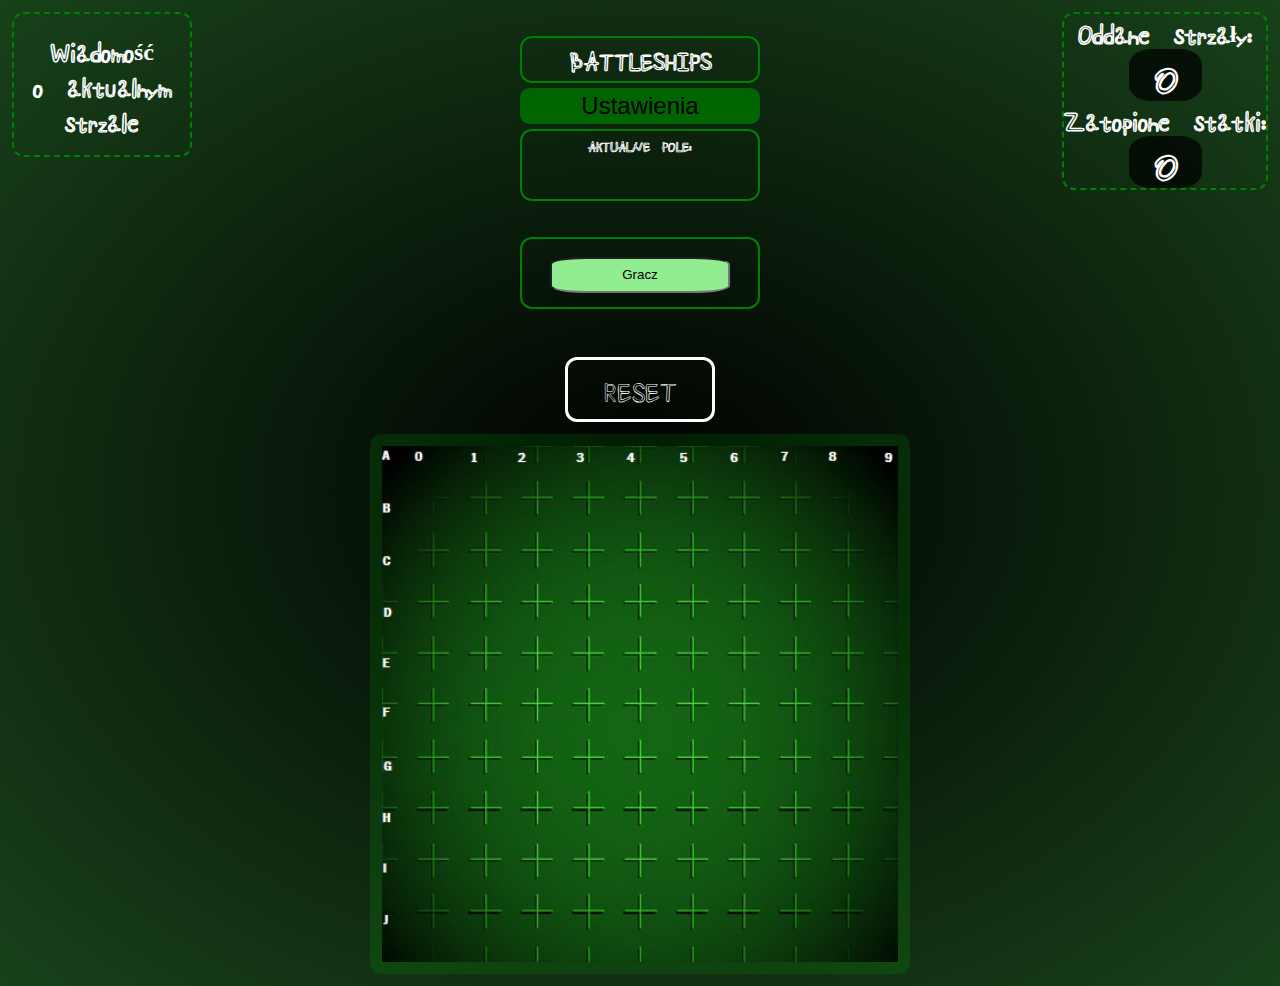
<file: index.html>
<!DOCTYPE html>
<html lang="en">
<head>
    <meta charset="UTF-8">
    <meta http-equiv="X-UA-Compatible" content="IE=edge">
    <meta name="viewport" content="width=device-width, initial-scale=1.0">
    <title>Battleships</title>
    <link rel="icon" type="image/png" href="./icon.png" />
    <link rel="preconnect" href="https://fonts.gstatic.com" crossorigin>
    <link href="https://fonts.googleapis.com/css2?family=Shizuru&display=swap" rel="stylesheet"> 

    <script src="script.js"></script>
    <link rel="stylesheet" href="style.css">
</head>
<body>
  <div id="ball"></div>
  <div class="info">
    <div id="message">Wiadomość <br> o aktualnym strzale</div>

    <h1 id="title">BATTLESHIPS </h1>
    <button class="settings-button">Ustawienia</button>
    <h4>Aktualne Pole: <br>
      <span id="currentCell"></span>
    </h4>
    <h4>
      <input type="text" name="playerName" id="player-name" placeholder="Nazwa gracza"  value="Gracz">
    </h4>
    <div id="score">
      Oddane strzały:<br> <span class="score__currentShots">0</span><br>
      Zatopione statki:<br> <span class="score__shipsSunk">0</span>
    </div>
  </div>
<a class="rstBtn" href="#">Reset</a>
  <div id="board">
    <table>
    <tr>
      <td id="00"></td>
      <td id="01"></td>
      <td id="02"></td>
      <td id="03"></td>
      <td id="04"></td>
      <td id="05"></td>
      <td id="06"></td>
      <td id="07"></td>
      <td id="08"></td>
      <td id="09"></td>
    </tr>
    <tr>
      <td id="10"></td>
      <td id="11"></td>
      <td id="12"></td>
      <td id="13"></td>
      <td id="14"></td>
      <td id="15"></td>
      <td id="16"></td>
      <td id="17"></td>
      <td id="18"></td>
      <td id="19"></td>
    </tr>
    <tr>
      <td id="20"></td>
      <td id="21"></td>
      <td id="22"></td>
      <td id="23"></td>
      <td id="24"></td>
      <td id="25"></td>
      <td id="26"></td>
      <td id="27"></td>
      <td id="28"></td>
      <td id="29"></td>
    </tr>
    <tr>
      <td id="30"></td>
      <td id="31"></td>
      <td id="32"></td>
      <td id="33"></td>
      <td id="34"></td>
      <td id="35"></td>
      <td id="36"></td>
      <td id="37"></td>
      <td id="38"></td>
      <td id="39"></td>
    </t3>
    <tr>
      <td id="40"></td>
      <td id="41"></td>
      <td id="42"></td>
      <td id="43"></td>
      <td id="44"></td>
      <td id="45"></td>
      <td id="46"></td>
      <td id="47"></td>
      <td id="48"></td>
      <td id="49"></td>
    </tr>
    <tr>
      <td id="50"></td>
      <td id="51"></td>
      <td id="52"></td>
      <td id="53"></td>
      <td id="54"></td>
      <td id="55"></td>
      <td id="56"></td>
      <td id="57"></td>
      <td id="58"></td>
      <td id="59"></td>
    </tr>
    <tr>
      <td id="60"></td>
      <td id="61"></td>
      <td id="62"></td>
      <td id="63"></td>
      <td id="64"></td>
      <td id="65"></td>
      <td id="66"></td>
      <td id="67"></td>
      <td id="68"></td>
      <td id="69"></td>
    </tr>
    <tr>
      <td id="70"></td>
      <td id="71"></td>
      <td id="72"></td>
      <td id="73"></td>
      <td id="74"></td>
      <td id="75"></td>
      <td id="76"></td>
      <td id="77"></td>
      <td id="78"></td>
      <td id="79"></td>
    </tr>
    <tr>
      <td id="80"></td>
      <td id="81"></td>
      <td id="82"></td>
      <td id="83"></td>
      <td id="84"></td>
      <td id="85"></td>
      <td id="86"></td>
      <td id="87"></td>
      <td id="88"></td>
      <td id="89"></td>
    </tr>
    <tr>
      <td id="90"></td>
      <td id="91"></td>
      <td id="92"></td>
      <td id="93"></td>
      <td id="94"></td>
      <td id="95"></td>
      <td id="96"></td>
      <td id="97"></td>
      <td id="98"></td>
      <td id="99"></td>
    </tr>
  </table>
</div>


  <form id="celownik" hidden>
      <label for="guessInput">Cel  i pal! Wybierz pole do strzału</label>
      <input id="guessInput" type="text" maxlength="2">
      <button type="button" id="fireButton">OGNIA!!!</button>
  </form>

   <div class="settings">

   <label for="shipsNumber">Liczba statków</label>    
       <select  name="shipsNumber" id="ships-number"  placeholder="Liczba statków">
    <option value="1">1</option>
    <option value="2">2</option>
    <option value="3">3</option>
    <option value="4">4</option>
    <option value="5">5</option>
    <option value="6">6</option>
   </select>
   <label for="shipsLength">Długość statków</label>    
    <select  name="shipsLength" id="ships-length" placeholder="Długość statków">
    <option value="3">3</option>
    <option value="4">4</option>
    <option value="5">5</option>
   </select>
   <label for="boardSize">Wielkość mapy </label>    
   <select  name="boardSize" id="board-size" placeholder="Wielkość mapy">
    <option value="3">3</option>
    <option value="4">4</option>
    <option value="5">5</option>
    <option value="6">6</option>
    <option value="7">7</option>
    <option value="8">8</option>
    <option value="9">9</option>
    <option value="10">10</option>
  </select>
  </div>
  <!-- ----------------------------------TABELA WYNIKÓW  -->

  <table class='ranking'  >  <!-- ----------------------------------UKRYTA  -->
    <tr class='playerResultRow' hidden >
      <td class="ranking__name"></td>
      <td class="ranking__score"></td>
    </tr>
    <tr class='playerResultRow' hidden >
      <td class="ranking__name"></td>
      <td class="ranking__score"></td>
    </tr>
    <tr class='playerResultRow'  hidden>
      <td class="ranking__name"></td>
      <td class="ranking__score"></td>
    </tr>
    <tr class='playerResultRow' hidden >
      <td class="ranking__name"></td>
      <td class="ranking__score"></td>
    </tr>
    <tr class='playerResultRow'  hidden>
      <td class="ranking__name"></td>
      <td class="ranking__score"></td>
    </tr>
  </table>

    
</body>
</html>
</file>
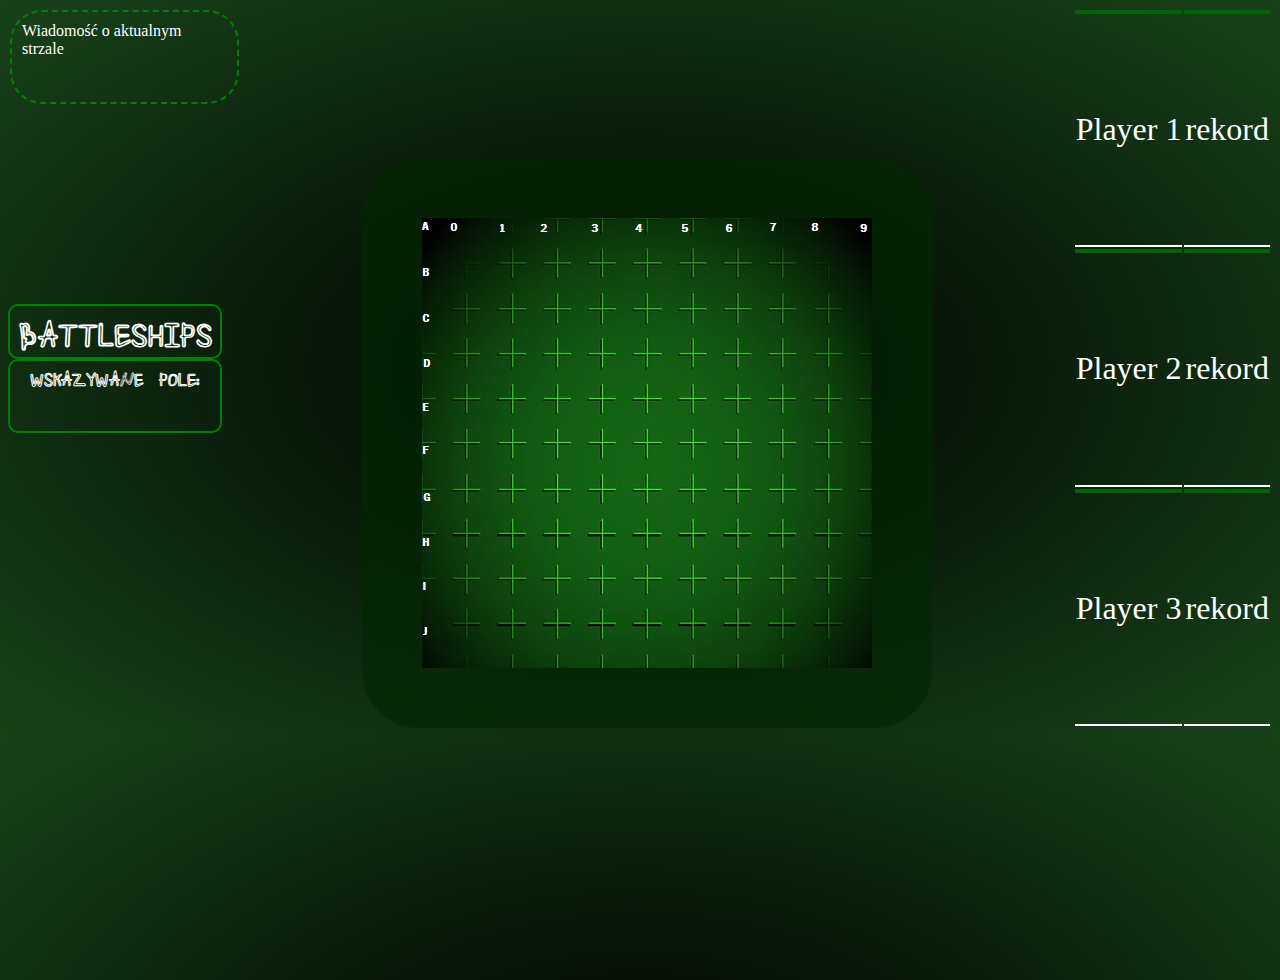
<file: BATTLESHIPS.html>
<!DOCTYPE html>
<html lang="en">
<head>
    <meta charset="UTF-8">
    <meta http-equiv="X-UA-Compatible" content="IE=edge">
    <meta name="viewport" content="width=device-width, initial-scale=1.0">
    <title>Battleships</title>
    <link rel="icon" type="image/png" href="./icon.png" />
    <link rel="preconnect" href="https://fonts.gstatic.com" crossorigin>
    <link href="https://fonts.googleapis.com/css2?family=Shizuru&display=swap" rel="stylesheet"> 

    <script src="BATTLESHIPS_js.js"></script>
    <link rel="stylesheet" href="BATTLESHIPS_css.css">
</head>
<body>
  <div id="ball"></div>
  <div class="info">
  <div id="message">Wiadomość o aktualnym strzale</div>

  <h1 id="title">BATTLESHIPS</h1>
  <h4>WSKAZYWANE POLE: <br>
  <span id="currentCell"></span> </h4>
  
  </div>

  <div id="board">
    <table>
    <tr>
      <td id="00"></td>
      <td id="01"></td>
      <td id="02"></td>
      <td id="03"></td>
      <td id="04"></td>
      <td id="05"></td>
      <td id="06"></td>
      <td id="07"></td>
      <td id="08"></td>
      <td id="09"></td>
    </tr>
    <tr>
      <td id="10"></td>
      <td id="11"></td>
      <td id="12"></td>
      <td id="13"></td>
      <td id="14"></td>
      <td id="15"></td>
      <td id="16"></td>
      <td id="17"></td>
      <td id="18"></td>
      <td id="19"></td>
    </tr>
    <tr>
      <td id="20"></td>
      <td id="21"></td>
      <td id="22"></td>
      <td id="23"></td>
      <td id="24"></td>
      <td id="25"></td>
      <td id="26"></td>
      <td id="27"></td>
      <td id="28"></td>
      <td id="29"></td>
    </tr>
    <tr>
      <td id="30"></td>
      <td id="31"></td>
      <td id="32"></td>
      <td id="33"></td>
      <td id="34"></td>
      <td id="35"></td>
      <td id="36"></td>
      <td id="37"></td>
      <td id="38"></td>
      <td id="39"></td>
    </t3>
    <tr>
      <td id="40"></td>
      <td id="41"></td>
      <td id="42"></td>
      <td id="43"></td>
      <td id="44"></td>
      <td id="45"></td>
      <td id="46"></td>
      <td id="47"></td>
      <td id="48"></td>
      <td id="49"></td>
    </tr>
    <tr>
      <td id="50"></td>
      <td id="51"></td>
      <td id="52"></td>
      <td id="53"></td>
      <td id="54"></td>
      <td id="55"></td>
      <td id="56"></td>
      <td id="57"></td>
      <td id="58"></td>
      <td id="59"></td>
    </tr>
    <tr>
      <td id="60"></td>
      <td id="61"></td>
      <td id="62"></td>
      <td id="63"></td>
      <td id="64"></td>
      <td id="65"></td>
      <td id="66"></td>
      <td id="67"></td>
      <td id="68"></td>
      <td id="69"></td>
    </tr>
    <tr>
      <td id="70"></td>
      <td id="71"></td>
      <td id="72"></td>
      <td id="73"></td>
      <td id="74"></td>
      <td id="75"></td>
      <td id="76"></td>
      <td id="77"></td>
      <td id="78"></td>
      <td id="79"></td>
    </tr>
    <tr>
      <td id="80"></td>
      <td id="81"></td>
      <td id="82"></td>
      <td id="83"></td>
      <td id="84"></td>
      <td id="85"></td>
      <td id="86"></td>
      <td id="87"></td>
      <td id="88"></td>
      <td id="89"></td>
    </tr>
    <tr>
      <td id="90"></td>
      <td id="91"></td>
      <td id="92"></td>
      <td id="93"></td>
      <td id="94"></td>
      <td id="95"></td>
      <td id="96"></td>
      <td id="97"></td>
      <td id="98"></td>
      <td id="99"></td>
    </tr>
  </table>
    </div>

  <form id="celownik" hidden>
      <label for="guessInput">Cel  i pal! Wybierz pole do strzału</label>
      <input id="guessInput" type="text" maxlength="2">
      <button type="button" id="fireButton">OGNIA!!!</button>
  </form>
  <table class='ranking' >
    <tr class='playerResultRow' >
      <td>Player 1</td>
      <td>rekord</td>
    </tr>
    <tr class='playerResultRow' >
      <td>Player 2</td>
      <td>rekord</td>
    </tr><tr class='playerResultRow' >
      <td>Player 3</td>
      <td>rekord</td>
    </tr>
  </table>

</body>
</html>
</file>
<file: style.css>
*,
*::after,
*::before {
	box-sizing: border-box;
	margin: 0;
	padding: 0;
	cursor: none;
}
html {
	font-size: 62.5%;
	font-family: "Shizuru";
}

body {
	background: #000000;
	background: -webkit-radial-gradient(center, #000000, #18421a);
	background: -moz-radial-gradient(center, #000000, #18421a);
	background: radial-gradient(ellipse at center, #000000, #18421a);
	color: white;
	background-size: contain;
	background-position: center center;
	display: flex;
	flex-direction: column;
	flex-wrap: wrap;
	justify-content: center;
	align-items: center;
	cursor: none;
	user-select: none;
	gap: 1rem;
}

label {
	font-size: 1rem;
}

input {
	width: 3rem;
	height: 2rem;
	margin: 1rem;
}
#form {
	display: block;
	padding: 0.3rem;
	background-color: green;
	border-radius: 0.3rem;
	width: auto;
}
.settings {
	transition: all 0.5s ease-in;
	border-radius: 2rem;
	color: black;
	font-weight: 700;
	position: absolute;
	flex-direction: column;
	align-items: center;
	justify-content: center;
	z-index: 122;
	top: 100px;
	left: 50%;
	transform: translate(-50%, 90%);
	padding: 5rem;

	display: none;
}

.settings-button {
	position: relative;
	font-size: 2rem;
	display: inline-block;
	background-color: darkgreen;
	width: 100%;
	height: 3rem;
	/* color: white; */
	text-decoration: none;
	z-index: 150;
	border: none;
	border-radius: 0.8rem;
	margin: 0.4rem 0;
}
.settings-button:hover {
	background-color: greenyellow;
	color: red;
	text-decoration: none;
}
.settings-button:active {
	transform: translateY(0.2rem);
}

.settings label,
.settings input {
	font-size: 1.6rem;
	cursor: url(./BombCursor.png), auto;
}
.settings-active {
	transition: all 1s ease-in-out;
	display: flex;
	cursor: url(./BombCursor.png), auto;
	background-color: rgba(169, 169, 169, 0.85);
}

#player-name {
	display: inline-block;
	width: 80%;
	height: 3rem;
	background-color: lightgreen;
	padding: 2rem 2 rem;
	border-radius: 20%;
	text-align: center;
	z-index: 105;
	position: relative;
}

button {
	font-size: 1.5rem;
}
#ball {
	position: absolute;
	background-color: red;
	border-radius: 50%;
	width: 3rem;
	height: 3rem;
	z-index: 100;
	transform: translateZ(-1);
}

div#board {
	background-image: url("./vectora150200035.jpg");
	background-size: contain;
	border: solid rgba(0, 250, 0, 0.113) 1rem;
	border-radius: 1rem;
	width: 60vh;
	height: 60vh;
	background-repeat: no-repeat;
	cursor: none;
	z-index: 101;
}

h1 {
	display: block;
	width: 20rem;
	color: white;
	text-align: center;
	font-size: 1.8rem;
	margin: 3rem auto 0 auto;
	border: solid green 0.2rem;
	border-radius: 1rem;
	padding: 0.5rem;
	text-transform: uppercase;
}
h4 {
	text-transform: uppercase;
	display: block;
	width: 20rem;
	height: 6rem;
	color: white;
	text-align: center;
	margin: 0 auto 3rem auto;
	border: solid green 0.2rem;
	border-radius: 1rem;
	padding: 0.5rem;
}

table {
	width: 100%;
	height: 100%;
}
#board td {
	cursor: url(./BombCursor.png), auto;
}
#board td:hover {
	background-color: rgba(255, 255, 255, 0.132);
	transition: all 0.3s ease;
}

div#message {
	position: absolute;
	font-size: 2rem;
	font-weight: 600;
	top: 1rem;
	left: 1rem;
	width: 15rem;
	text-align: center;
	padding: 1.5rem;
	border: green dashed 2px;
	border-radius: 1rem;
	z-index: 102;
}
div#score {
	position: absolute;
	font-size: 2rem;
	font-weight: 600;
	top: 1rem;
	right: 1rem;
	width: auto;
	text-align: center;
	border: green dashed 2px;
	border-radius: 1rem;
	z-index: 102;
}
div#score span {
	display: inline-block;
	padding: 0rem 2rem;
	font-size: 3rem;
	border-radius: 30%;
	background-color: rgba(0, 0, 0, 0.711);
}
div#message:hover,
div#score:hover {
	background-color: #46764850;
}

.hit {
	background: url(./boat.png) no-repeat;
	background-size: contain;
	transition: all 0.5s ease;
}
.miss {
	background: url(./miss.png) no-repeat;
	background-size: contain;
}
#currentCell {
	font-size: 1.8rem;
}

table.ranking tr td {
	border-bottom: solid white 2px;
	border-top: solid darkgreen 4px;
	margin: 0px;
	font-size: 2rem;
	/* cursor: no-drop; */
}

.rstBtn {
	display: flex;
	justify-content: center;
	align-items: center;
	border: solid white 0.3rem;
	border-radius: 1rem;
	padding: 1rem 3rem;
	text-transform: uppercase;
	text-decoration: none;
	font-size: 2rem;
	transition: all 0.1s ease;
	z-index: 102;
	margin-top: -3 rem;
}
.rstBtn:link,
.rstBtn:visited {
	color: white;
}
.rstBtn:hover {
	border: solid darkgreen 0.3rem;
	transform: translateY(-0.1rem);
	box-shadow: 0 0.5rem 2rem rgb(0, 0, 0);
}
.rstBtn:active {
	border: solid darkgreen 0.3rem;
	transform: translateY(0.1rem);
	box-shadow: none;
}

@media only screen and (max-width: 37.25em) {
	html {
		font-size: 40%;
	}
	div#board {
		width: 98vw;
		height: 98vw;
		border: solid white 0.2rem;
	}
}
@media only screen and (min-width: 37.25em) {
	html {
		font-size: 49%;
	}
}
@media only screen and (min-width: 65.25em) {
	html {
		font-size: 62%;
	}
}

@media only screen and (min-width: 75em) {
	html {
		font-size: 75%;
	}
}
@media (hover: none) {
	#ball {
		width: 0rem;
		height: 0rem;
	}
}
</file>
<file: BATTLESHIPS_css.css>
@media (min-width: 600px) {
	body {
		background-color: lightblue;
	}
	/* div#board {
		width: 80%;
		height: 80%;
	} */
}
body {
	background: #000000;
	background: -webkit-radial-gradient(center, #000000, #18421a);
	background: -moz-radial-gradient(center, #000000, #18421a);
	background: radial-gradient(ellipse at center, #000000, #18421a);
	color: white;
	background-size: contain;
	background-position: center center;
	display: flex;
	flex-direction: row;
	flex-wrap: wrap;
	justify-content: center;
	align-items: center;
	cursor: none;
	user-select: none;
}

label {
	font-size: 1rem;
}

input {
	width: 30px;
	height: 20px;
	margin: 10px;
}
#form {
	display: block;
	padding: 3px;
	background-color: green;
	border-radius: 3px;
	width: auto;
}

button {
	font-size: 1.1rem;
}
#ball {
	position: absolute;
	background-color: red;
	border-radius: 50%;
	width: 30px;
	height: 30px;
	z-index: -1;
	transform: translateZ(-1);
}
div#board {
	background-image: url("./vectora150200035.jpg");
	background-size: contain;
	border: solid rgba(4, 39, 4, 0.671) 60px;
	border-radius: 10%;
	width: 80vw;
	/* height: 80vw; */
	/* max-height: 80vh; */
	width: 450px;
	height: 450px;
	background-repeat: no-repeat;
	margin-top: auto;
	margin-left: auto;
	margin-right: auto;
	cursor: crosshair;
}

h1 {
	display: block;
	width: 200px;
	font-family: "Shizuru";
	color: white;
	text-align: center;
	font-size: 1.8rem;
	margin: 30px auto 0px auto;
	border: solid green 2px;
	border-radius: 10px;
	padding: 5px;
}
h4 {
	display: block;
	width: 200px;
	height: 60px;
	font-family: "Shizuru";
	color: white;
	text-align: center;
	margin: 0px auto 30px auto;
	border: solid green 2px;
	border-radius: 10px;
	padding: 5px;
}

table {
	width: 80vw;
	max-width: fit-content;
	height: 80vw;
	max-height: 80vh;
}
#board td {
	width: 8vw;
	height: 8vh;
	cursor: url(./BombCursor.png), auto;
	/* cursor: url(https://cdn-icons-png.flaticon.com/128/112/112683.png),; */
}

div#message {
	position: absolute;
	top: 10px;
	left: 10px;
	width: 16%;
	min-height: 70px;
	height: 70px;
	border: green dashed 2px;
	overflow: hidden;
	padding: 10px;
	border-radius: 2rem;
}
div#message:hover {
	height: auto;
}

.hit {
	background: url(./boat.png) no-repeat;
	background-size: contain;
}
.miss {
	background: url(./miss.png) no-repeat;
	background-size: contain;
}
#currentCell {
	font-size: 1.8em;
}

table.ranking tr td {
	border-bottom: solid white 2px;
	border-top: solid darkgreen 4px;
	margin: 0px;
	font-size: 2rem;
	/* cursor: no-drop; */
}
</file>
